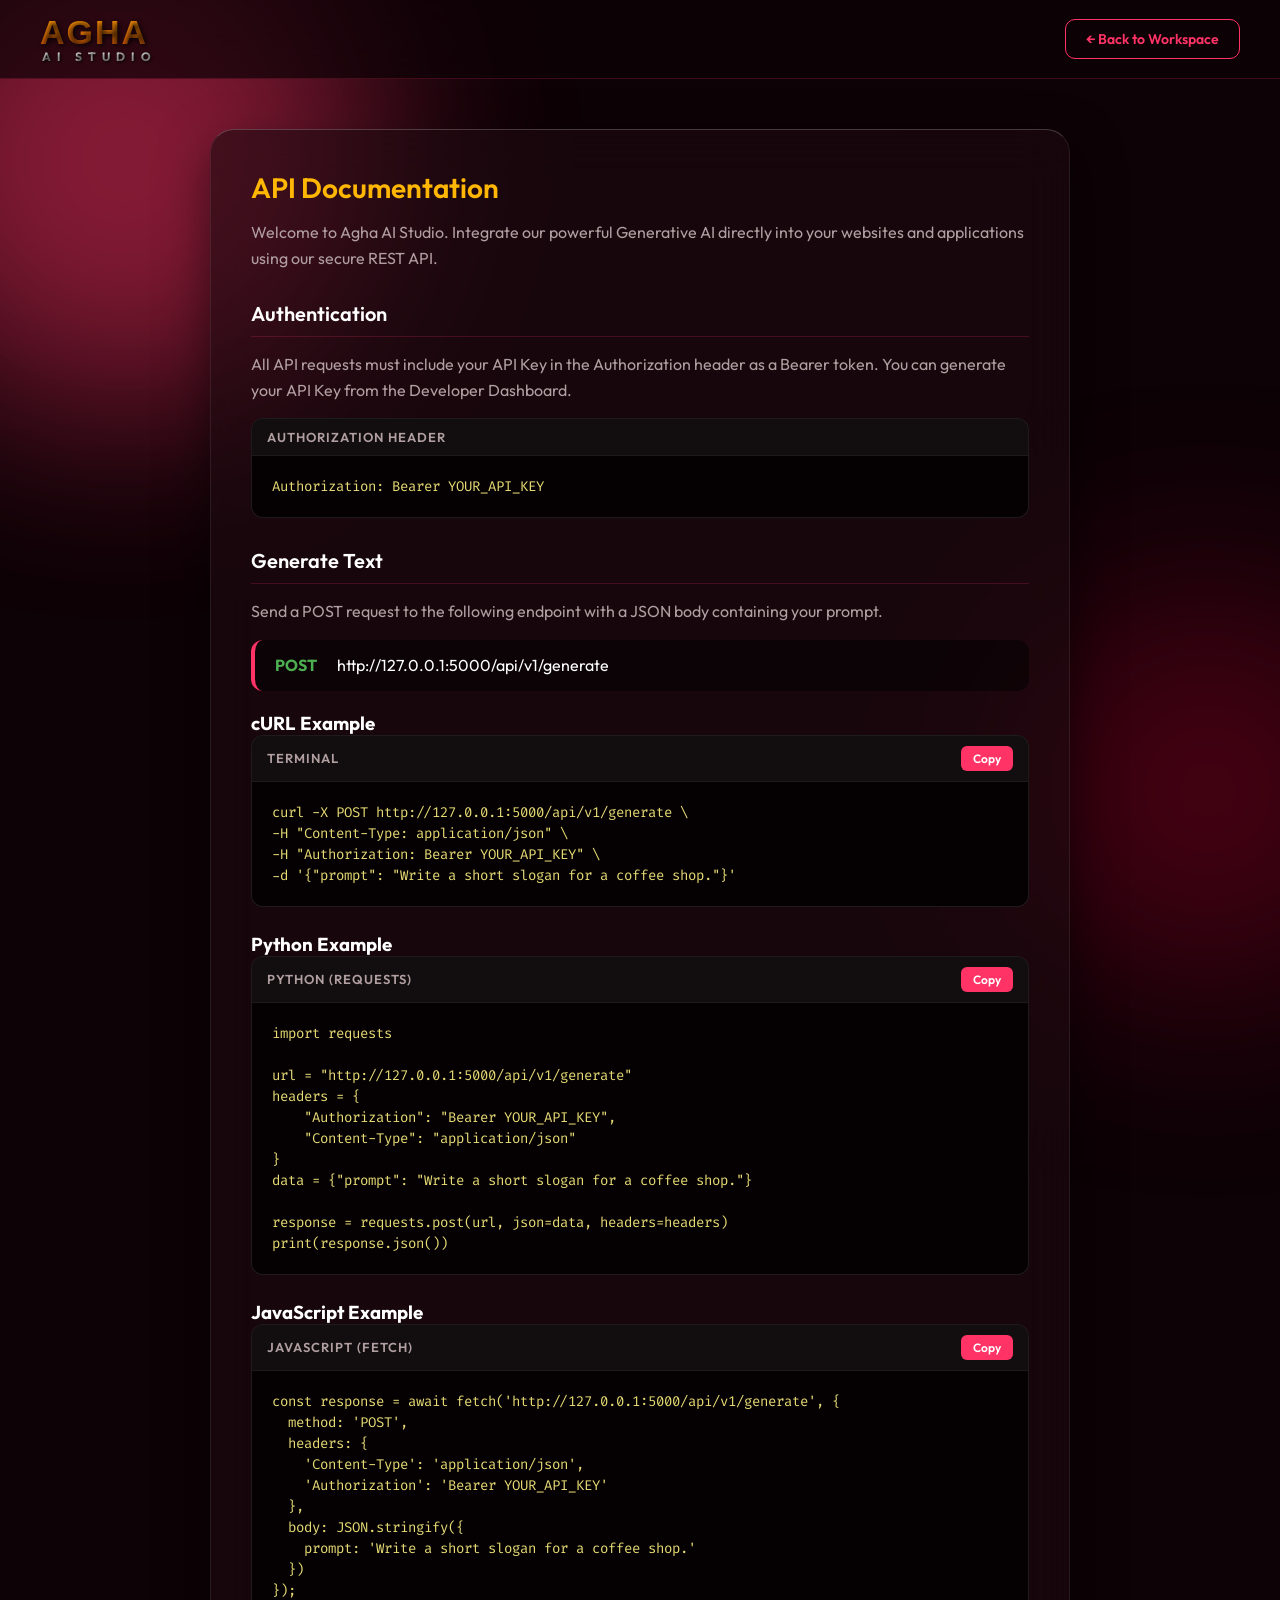
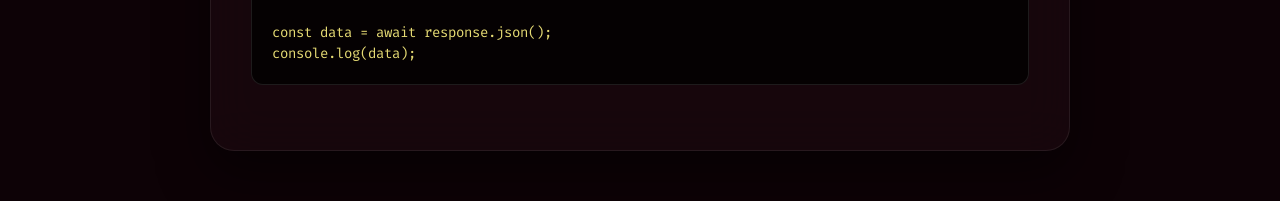
<file: templates/docs.html>
<!DOCTYPE html>
<html lang="en">
<head>
    <meta charset="UTF-8">
    <meta name="viewport" content="width=device-width, initial-scale=1.0">
    <title>API Documentation — Agha AI Studio</title>
    <link href="https://fonts.googleapis.com/css2?family=Outfit:wght@300;400;600;800;900&family=Fira+Code:wght@400;500&display=swap" rel="stylesheet">
    <style>
        :root {
            --bg-base: #0d0206;
            --bg-panel: rgba(30, 10, 18, 0.6);
            --border-color: rgba(255, 51, 102, 0.2);
            --accent-pink: #ff3366;
            --accent-gold: #ffb703;
            --text-main: #ffffff;
            --text-muted: #b09ea1;
        }
        * { box-sizing: border-box; margin: 0; padding: 0; font-family: 'Outfit', sans-serif; }
        body { background-color: var(--bg-base); color: var(--text-main); min-height: 100vh; position: relative; overflow-x: hidden; }
        
        .orb { position: fixed; border-radius: 50%; filter: blur(100px); z-index: 0; opacity: 0.5; animation: float 10s infinite alternate; }
        .orb-1 { top: -10%; left: -10%; width: 500px; height: 500px; background: #ff3366; }
        .orb-2 { bottom: -10%; right: -10%; width: 400px; height: 400px; background: #800020; }
        @keyframes float { 0% { transform: translateY(0px) scale(1); } 100% { transform: translateY(30px) scale(1.1); } }

        .top-nav { background: rgba(13, 2, 6, 0.7); backdrop-filter: blur(20px); padding: 15px 40px; display: flex; justify-content: space-between; align-items: center; border-bottom: 1px solid var(--border-color); position: sticky; top: 0; z-index: 100; }
        
        .brand-logo { display: flex; flex-direction: column; align-items: flex-start; line-height: 1; }
        .logo-agha { font-size: 34px; font-weight: 900; letter-spacing: 2px; background: linear-gradient(180deg, #ff9d00 0%, #d35400 100%); -webkit-background-clip: text; -webkit-text-fill-color: transparent; text-shadow: 2px 2px 5px rgba(0,0,0,0.8); font-family: 'Impact', 'Arial Black', sans-serif; }
        .logo-sub { font-size: 12px; font-weight: 700; letter-spacing: 6px; background: linear-gradient(180deg, #ffffff 0%, #b3b3b3 100%); -webkit-background-clip: text; -webkit-text-fill-color: transparent; text-shadow: 1px 1px 3px rgba(0,0,0,0.9); margin-top: 2px; margin-left: 2px; }
        
        .container { max-width: 900px; margin: 50px auto; padding: 0 20px; position: relative; z-index: 10; }
        
        .glass-panel { background: var(--bg-panel); backdrop-filter: blur(24px); border: 1px solid rgba(255, 255, 255, 0.08); border-top: 1px solid rgba(255, 255, 255, 0.2); border-radius: 24px; padding: 40px; margin-bottom: 30px; box-shadow: 0 20px 50px rgba(0, 0, 0, 0.5); }
        
        h1 { font-size: 28px; font-weight: 600; margin-bottom: 15px; color: var(--accent-gold); }
        h2 { font-size: 20px; font-weight: 600; margin-top: 30px; margin-bottom: 15px; color: #fff; border-bottom: 1px solid var(--border-color); padding-bottom: 10px; }
        p { color: var(--text-muted); line-height: 1.6; margin-bottom: 15px; font-size: 16px; }
        
        .endpoint-box { background: rgba(0,0,0,0.5); padding: 15px 20px; border-radius: 12px; font-family: 'Fira Code', monospace; margin-bottom: 20px; border-left: 4px solid var(--accent-pink); }
        .method { color: #4CAF50; font-weight: bold; margin-right: 10px; }
        .url { color: #fff; }

        .code-container { position: relative; background: #050102; border: 1px solid rgba(255,255,255,0.1); border-radius: 12px; margin-bottom: 25px; overflow: hidden; }
        .code-header { background: rgba(255,255,255,0.05); padding: 10px 15px; display: flex; justify-content: space-between; align-items: center; border-bottom: 1px solid rgba(255,255,255,0.05); }
        .code-title { font-size: 13px; color: var(--text-muted); font-weight: 600; text-transform: uppercase; letter-spacing: 1px; }
        .copy-btn { background: var(--accent-pink); color: white; border: none; padding: 5px 12px; border-radius: 6px; font-size: 12px; cursor: pointer; font-weight: 600; transition: 0.2s; }
        .copy-btn:hover { background: #ff5c85; }
        pre { padding: 20px; overflow-x: auto; font-family: 'Fira Code', monospace; font-size: 14px; color: #e6db74; line-height: 1.5; margin: 0; }
        .string { color: #a6e22e; }
        .key { color: #66d9ef; }

        .btn { background: transparent; border: 1px solid var(--accent-pink); color: var(--accent-pink); padding: 10px 20px; border-radius: 10px; cursor: pointer; font-weight: 600; font-size: 14px; text-decoration: none; display: inline-block; transition: 0.3s; }
        .btn:hover { background: rgba(255,51,102,0.1); }
    </style>
</head>
<body>
    <div class="orb orb-1"></div>
    <div class="orb orb-2"></div>

    <nav class="top-nav">
        <div class="brand-logo">
            <div class="logo-agha">AGHA</div>
            <div class="logo-sub">AI STUDIO</div>
        </div>
        <div>
            <a href="{{ url_for('main.home') }}" class="btn">← Back to Workspace</a>
        </div>
    </nav>

    <div class="container">
        <div class="glass-panel">
            <h1>API Documentation</h1>
            <p>Welcome to Agha AI Studio. Integrate our powerful Generative AI directly into your websites and applications using our secure REST API.</p>
            
            <h2>Authentication</h2>
            <p>All API requests must include your API Key in the Authorization header as a Bearer token. You can generate your API Key from the Developer Dashboard.</p>
            <div class="code-container">
                <div class="code-header"><span class="code-title">Authorization Header</span></div>
                <pre>Authorization: Bearer YOUR_API_KEY</pre>
            </div>

            <h2>Generate Text</h2>
            <p>Send a POST request to the following endpoint with a JSON body containing your prompt.</p>
            <div class="endpoint-box">
                <span class="method">POST</span> <span class="url">http://127.0.0.1:5000/api/v1/generate</span>
            </div>

            <h3>cURL Example</h3>
            <div class="code-container">
                <div class="code-header">
                    <span class="code-title">Terminal</span>
                    <button class="copy-btn" onclick="copyCode('curlCode')">Copy</button>
                </div>
                <pre id="curlCode">curl -X POST http://127.0.0.1:5000/api/v1/generate \
-H "Content-Type: application/json" \
-H "Authorization: Bearer YOUR_API_KEY" \
-d '{"prompt": "Write a short slogan for a coffee shop."}'</pre>
            </div>

            <h3>Python Example</h3>
            <div class="code-container">
                <div class="code-header">
                    <span class="code-title">Python (requests)</span>
                    <button class="copy-btn" onclick="copyCode('pythonCode')">Copy</button>
                </div>
                <pre id="pythonCode">import requests

url = "http://127.0.0.1:5000/api/v1/generate"
headers = {
    "Authorization": "Bearer YOUR_API_KEY",
    "Content-Type": "application/json"
}
data = {"prompt": "Write a short slogan for a coffee shop."}

response = requests.post(url, json=data, headers=headers)
print(response.json())</pre>
            </div>
            
            <h3>JavaScript Example</h3>
            <div class="code-container">
                <div class="code-header">
                    <span class="code-title">JavaScript (fetch)</span>
                    <button class="copy-btn" onclick="copyCode('jsCode')">Copy</button>
                </div>
                <pre id="jsCode">const response = await fetch('http://127.0.0.1:5000/api/v1/generate', {
  method: 'POST',
  headers: {
    'Content-Type': 'application/json',
    'Authorization': 'Bearer YOUR_API_KEY'
  },
  body: JSON.stringify({
    prompt: 'Write a short slogan for a coffee shop.'
  })
});

const data = await response.json();
console.log(data);</pre>
            </div>

        </div>
    </div>

    <script>
        function copyCode(elementId) {
            const code = document.getElementById(elementId).innerText;
            navigator.clipboard.writeText(code).then(() => {
                const btn = event.target;
                const originalText = btn.innerText;
                btn.innerText = 'Copied!';
                btn.style.background = '#4CAF50';
                setTimeout(() => {
                    btn.innerText = originalText;
                    btn.style.background = 'var(--accent-pink)';
                }, 2000);
            });
        }
    </script>
</body>
</html>
</file>
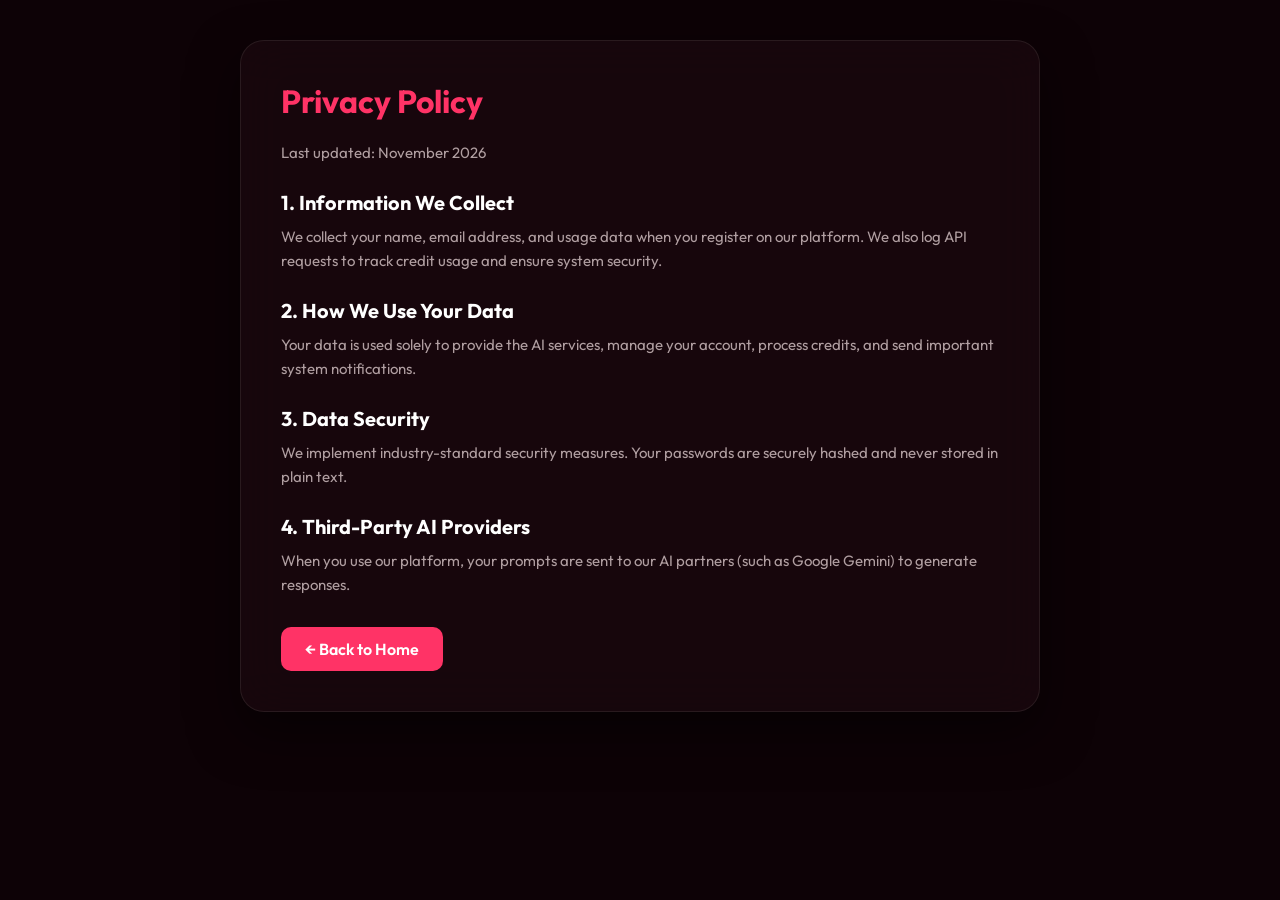
<file: templates/privacy.html>
<!DOCTYPE html>
<html lang="en">
<head>
    <meta charset="UTF-8">
    <meta name="viewport" content="width=device-width, initial-scale=1.0">
    <title>Privacy Policy — Agha AI Studio</title>
    <link href="https://fonts.googleapis.com/css2?family=Outfit:wght@300;400;600;800&display=swap" rel="stylesheet">
    <style>
        :root { --bg-base: #0d0206; --bg-panel: rgba(30, 10, 18, 0.6); --accent-pink: #ff3366; --text-main: #ffffff; --text-muted: #b09ea1; }
        * { box-sizing: border-box; margin: 0; padding: 0; font-family: 'Outfit', sans-serif; }
        body { background-color: var(--bg-base); color: var(--text-main); min-height: 100vh; padding: 40px 20px; }
        .container { max-width: 800px; margin: 0 auto; }
        .glass-panel { background: var(--bg-panel); backdrop-filter: blur(24px); border: 1px solid rgba(255, 255, 255, 0.08); border-radius: 24px; padding: 40px; box-shadow: 0 20px 50px rgba(0, 0, 0, 0.5); }
        h1 { font-size: 32px; color: var(--accent-pink); margin-bottom: 20px; }
        h2 { font-size: 20px; margin-top: 25px; margin-bottom: 10px; color: #fff; }
        p { color: var(--text-muted); line-height: 1.6; margin-bottom: 10px; font-size: 15px; }
        .btn { background: var(--accent-pink); color: white; border: none; padding: 12px 24px; border-radius: 10px; cursor: pointer; text-decoration: none; font-weight: 600; display: inline-block; margin-top: 20px; }
    </style>
</head>
<body>
    <div class="container">
        <div class="glass-panel">
            <h1>Privacy Policy</h1>
            <p>Last updated: November 2026</p>
            <h2>1. Information We Collect</h2>
            <p>We collect your name, email address, and usage data when you register on our platform. We also log API requests to track credit usage and ensure system security.</p>
            <h2>2. How We Use Your Data</h2>
            <p>Your data is used solely to provide the AI services, manage your account, process credits, and send important system notifications.</p>
            <h2>3. Data Security</h2>
            <p>We implement industry-standard security measures. Your passwords are securely hashed and never stored in plain text.</p>
            <h2>4. Third-Party AI Providers</h2>
            <p>When you use our platform, your prompts are sent to our AI partners (such as Google Gemini) to generate responses.</p>
            <a href="{{ url_for('main.home') }}" class="btn">← Back to Home</a>
        </div>
    </div>
</body>
</html>
</file>
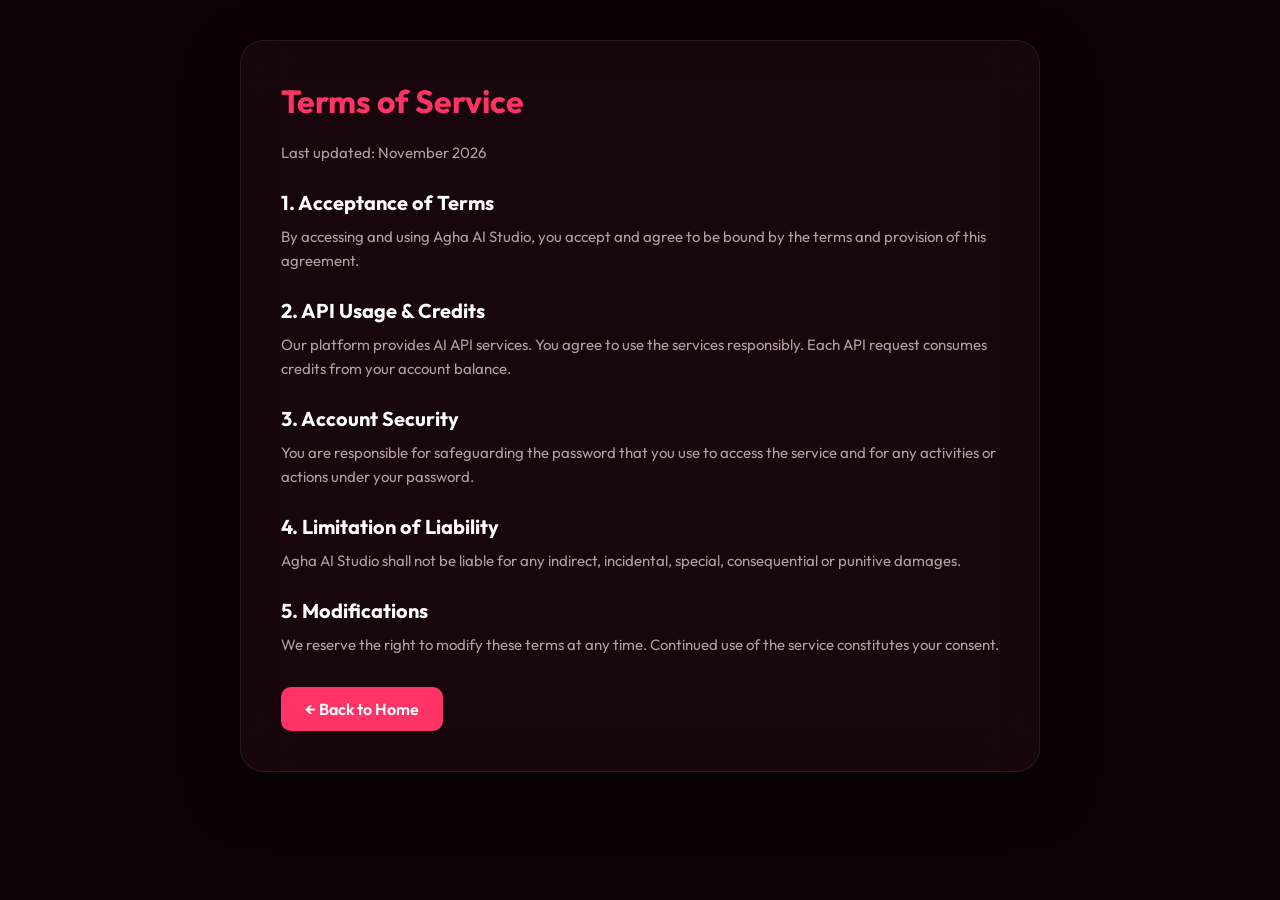
<file: templates/terms.html>
<!DOCTYPE html>
<html lang="en">
<head>
    <meta charset="UTF-8">
    <meta name="viewport" content="width=device-width, initial-scale=1.0">
    <title>Terms of Service — Agha AI Studio</title>
    <link href="https://fonts.googleapis.com/css2?family=Outfit:wght@300;400;600;800&display=swap" rel="stylesheet">
    <style>
        :root { --bg-base: #0d0206; --bg-panel: rgba(30, 10, 18, 0.6); --accent-pink: #ff3366; --text-main: #ffffff; --text-muted: #b09ea1; }
        * { box-sizing: border-box; margin: 0; padding: 0; font-family: 'Outfit', sans-serif; }
        body { background-color: var(--bg-base); color: var(--text-main); min-height: 100vh; padding: 40px 20px; }
        .container { max-width: 800px; margin: 0 auto; }
        .glass-panel { background: var(--bg-panel); backdrop-filter: blur(24px); border: 1px solid rgba(255, 255, 255, 0.08); border-radius: 24px; padding: 40px; box-shadow: 0 20px 50px rgba(0, 0, 0, 0.5); }
        h1 { font-size: 32px; color: var(--accent-pink); margin-bottom: 20px; }
        h2 { font-size: 20px; margin-top: 25px; margin-bottom: 10px; color: #fff; }
        p, li { color: var(--text-muted); line-height: 1.6; margin-bottom: 10px; font-size: 15px; }
        .btn { background: var(--accent-pink); color: white; border: none; padding: 12px 24px; border-radius: 10px; cursor: pointer; text-decoration: none; font-weight: 600; display: inline-block; margin-top: 20px; }
    </style>
</head>
<body>
    <div class="container">
        <div class="glass-panel">
            <h1>Terms of Service</h1>
            <p>Last updated: November 2026</p>
            <h2>1. Acceptance of Terms</h2>
            <p>By accessing and using Agha AI Studio, you accept and agree to be bound by the terms and provision of this agreement.</p>
            <h2>2. API Usage & Credits</h2>
            <p>Our platform provides AI API services. You agree to use the services responsibly. Each API request consumes credits from your account balance.</p>
            <h2>3. Account Security</h2>
            <p>You are responsible for safeguarding the password that you use to access the service and for any activities or actions under your password.</p>
            <h2>4. Limitation of Liability</h2>
            <p>Agha AI Studio shall not be liable for any indirect, incidental, special, consequential or punitive damages.</p>
            <h2>5. Modifications</h2>
            <p>We reserve the right to modify these terms at any time. Continued use of the service constitutes your consent.</p>
            <a href="{{ url_for('main.home') }}" class="btn">← Back to Home</a>
        </div>
    </div>
</body>
</html>
</file>
